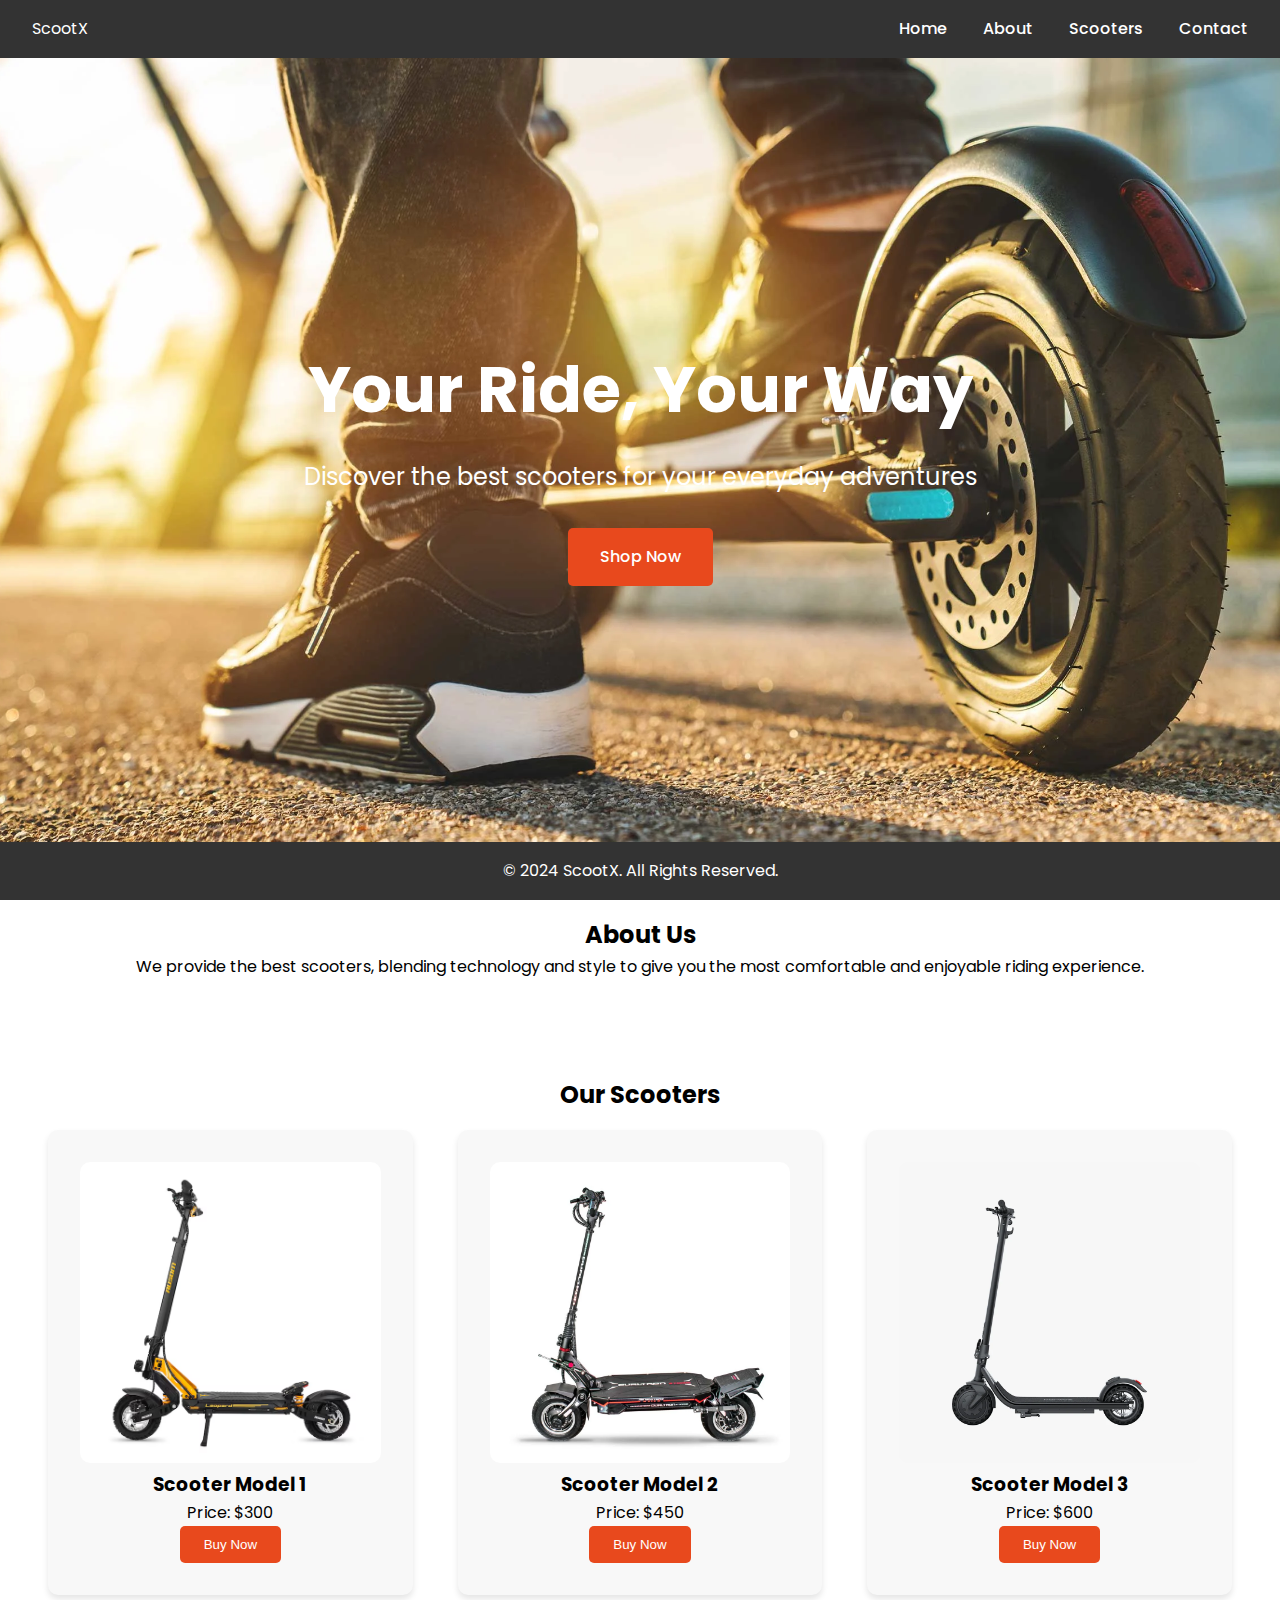
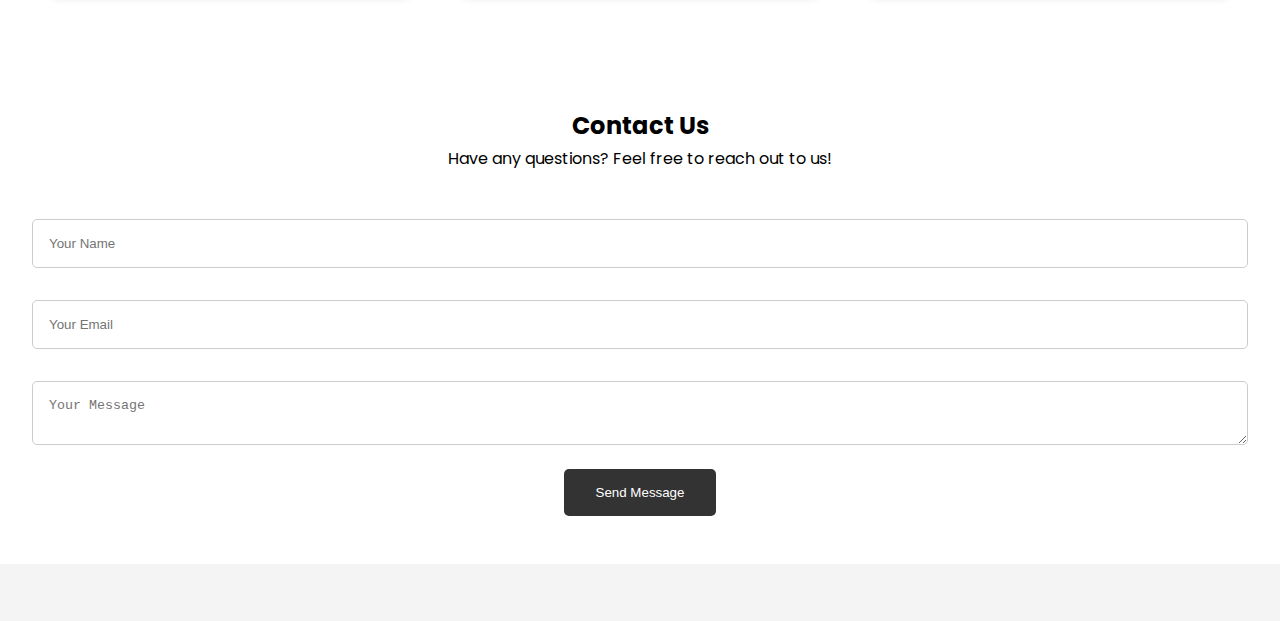
<file: index.html>
<!DOCTYPE html>
<html lang="en">
<head>
    <meta charset="UTF-8">
    <meta name="viewport" content="width=device-width, initial-scale=1.0">
    <meta http-equiv="X-UA-Compatible" content="IE=edge">
    <title>Scooter Shop</title>
    <link rel="stylesheet" href="style.css">
    <link href="https://fonts.googleapis.com/css2?family=Poppins:wght@300;500;700&display=swap" rel="stylesheet">
</head>
<body>

    <!-- Navigation -->
    <header>
        <nav>
            <div class="logo">ScootX</div>
            <ul>
                <li><a href="#home">Home</a></li>
                <li><a href="#about">About</a></li>
                <li><a href="#scooters">Scooters</a></li>
                <li><a href="#contact">Contact</a></li>
            </ul>
        </nav>
    </header>

    <!-- Hero Section -->
    <section id="home" class="hero">
        <h1>Your Ride, Your Way</h1>
        <p>Discover the best scooters for your everyday adventures</p>
        <a href="#scooters" class="cta-btn">Shop Now</a>
    </section>

    <!-- About Section -->
    <section id="about" class="about">
        <h2>About Us</h2>
        <p>We provide the best scooters, blending technology and style to give you the most comfortable and enjoyable riding experience.</p>
    </section>

    <!-- Scooters Section -->
    <section id="scooters" class="scooters">
        <h2>Our Scooters</h2>
        <div class="scooter-container">
            <div class="scooter-card">
                <img src="scooter1.avif" alt="Scooter 1">
                <h3>Scooter Model 1</h3>
                <p>Price: $300</p>
                <button class="buy-btn">Buy Now</button>
            </div>
            <div class="scooter-card">
                <img src="scooter2.webp" alt="Scooter 2">
                <h3>Scooter Model 2</h3>
                <p>Price: $450</p>
                <button class="buy-btn">Buy Now</button>
            </div>
            <div class="scooter-card">
                <img src="scooter3.webp" alt="Scooter 3">
                <h3>Scooter Model 3</h3>
                <p>Price: $600</p>
                <button class="buy-btn">Buy Now</button>
            </div>
        </div>
    </section>

    <!-- Contact Section -->
    <section id="contact" class="contact">
        <h2>Contact Us</h2>
        <p>Have any questions? Feel free to reach out to us!</p>
        <form>
            <input type="text" placeholder="Your Name">
            <input type="email" placeholder="Your Email">
            <textarea placeholder="Your Message"></textarea>
            <button type="submit">Send Message</button>
        </form>
    </section>

    <footer>
        <p>&copy; 2024 ScootX. All Rights Reserved.</p>
    </footer>

</body>
</html>
</file>
<file: style.css>
* {
    margin: 0;
    padding: 0;
    box-sizing: border-box;
}

body {
    font-family: 'Poppins', sans-serif;
    line-height: 1.6;
    background-color: #f4f4f4;
}

header {
    background-color: #333;
    color: #fff;
    padding: 1rem 2rem;
    position: sticky;
    top: 0;
    z-index: 1000;
}

nav {
    display: flex;
    justify-content: space-between;
    align-items: center;
}

nav ul {
    list-style: none;
}

nav ul li {
    display: inline-block;
    margin-left: 2rem;
}

nav ul li a {
    color: #fff;
    text-decoration: none;
    font-weight: 500;
    transition: color 0.3s ease;
}

nav ul li a:hover {
    color: #e8491d;
}

.hero {
    height: 90vh;
    background: url('slide.webp') no-repeat center center/cover;
    display: flex;
    flex-direction: column;
    justify-content: center;
    align-items: center;
    text-align: center;
    color: #fff;
}

.hero h1 {
    font-size: 4rem;
    animation: fadeInDown 1s ease-in-out;
}

.hero p {
    font-size: 1.5rem;
    margin-top: 1rem;
    animation: fadeInUp 1.5s ease-in-out;
}

.cta-btn {
    display: inline-block;
    padding: 1rem 2rem;
    margin-top: 2rem;
    background-color: #e8491d;
    color: #fff;
    text-decoration: none;
    font-weight: 500;
    border-radius: 5px;
    transition: background-color 0.3s ease;
    animation: fadeInUp 2s ease-in-out;
}

.cta-btn:hover {
    background-color: #c73c16;
}

.about, .scooters, .contact {
    padding: 3rem 2rem;
    text-align: center;
    background-color: #fff;
}

.scooter-container {
    display: flex;
    justify-content: space-between;
    flex-wrap: wrap;
}

.scooter-card {
    background-color: #f8f8f8;
    width: 30%;
    margin: 1rem;
    padding: 2rem;
    box-shadow: 0 4px 6px rgba(0, 0, 0, 0.1);
    border-radius: 10px;
    text-align: center;
    transition: transform 0.3s ease;
}

.scooter-card:hover {
    transform: scale(1.05);
}

.scooter-card img {
    width: 100%;
    border-radius: 10px;
}

.buy-btn {
    padding: 0.7rem 1.5rem;
    background-color: #e8491d;
    color: #fff;
    border: none;
    border-radius: 5px;
    cursor: pointer;
    transition: background-color 0.3s ease;
}

.buy-btn:hover {
    background-color: #c73c16;
}

.contact form {
    margin-top: 2rem;
}

.contact input, .contact textarea {
    width: 100%;
    padding: 1rem;
    margin: 1rem 0;
    border: 1px solid #ccc;
    border-radius: 5px;
}

.contact button {
    padding: 1rem 2rem;
    background-color: #333;
    color: #fff;
    border: none;
    border-radius: 5px;
    cursor: pointer;
    transition: background-color 0.3s ease;
}

.contact button:hover {
    background-color: #555;
}

footer {
    text-align: center;
    padding: 1rem;
    background-color: #333;
    color: #fff;
    position: sticky;
    bottom: 0;
}

@keyframes fadeInDown {
    from {
        opacity: 0;
        transform: translateY(-50px);
    }
    to {
        opacity: 1;
        transform: translateY(0);
    }
}

@keyframes fadeInUp {
    from {
        opacity: 0;
        transform: translateY(50px);
    }
    to {
        opacity: 1;
        transform: translateY(0);
    }
}

@media screen and (max-width: 768px) {
    .scooter-card {
        width: 100%;
    }

    .hero h1 {
        font-size: 2.5rem;
    }

    .hero p {
        font-size: 1rem;
    }
}
</file>
